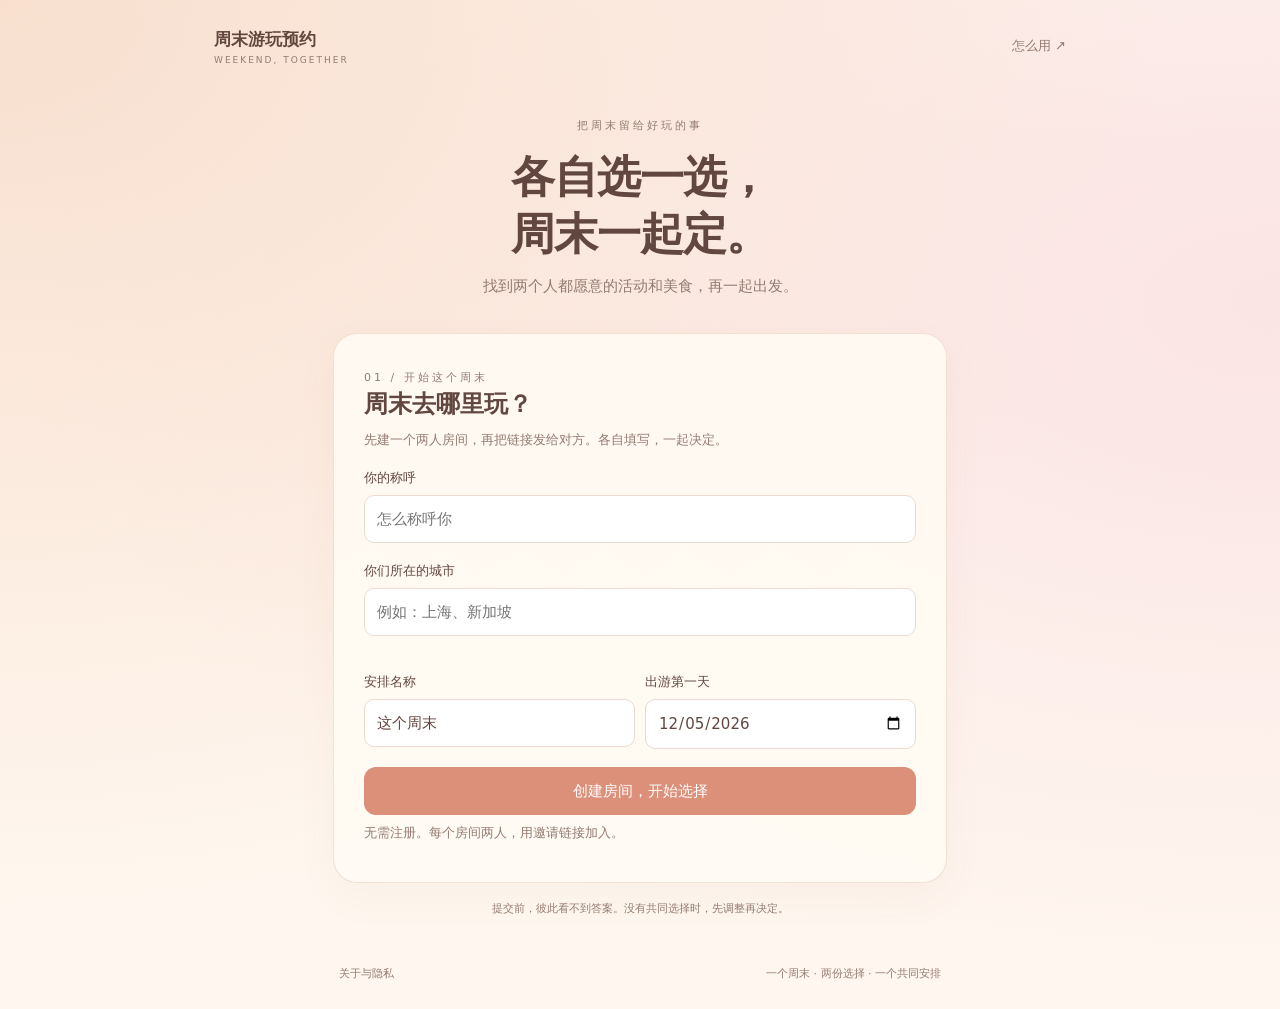
<file: index.html>
<!doctype html>
<html lang="zh-CN"><head>
<meta charset="utf-8"><meta name="viewport" content="width=device-width,initial-scale=1">
<meta name="description" content="双方独立选择，匹配共同活动和美食，让周末安排轻松一点。">
<meta name="referrer" content="no-referrer"><title>周末游玩预约 · 一起选，一起定</title>
<link rel="stylesheet" href="./style.css"></head><body>
<header class="site-head"><a class="brand" href="./index.html">周末游玩预约<span>WEEKEND, TOGETHER</span></a><a class="help" href="./guide.html">怎么用 ↗</a></header>
<main><div class="intro"><span class="eyebrow">把周末留给好玩的事</span><h1>各自选一选，<br>周末一起定。</h1><p>找到两个人都愿意的活动和美食，再一起出发。</p></div>
<div id="roomBar" class="room-bar" hidden></div><nav id="progress" class="progress" aria-label="填写进度" hidden></nav>
<div id="message" class="message" role="status" aria-live="polite" hidden></div><section id="screen" class="card" aria-label="周末安排"></section>
<p class="page-note">提交前，彼此看不到答案。没有共同选择时，先调整再决定。</p></main>
<footer><a href="./about.html">关于与隐私</a><span>一个周末 · 两份选择 · 一个共同安排</span></footer>
<script src="./config.js"></script><script src="./app.js"></script></body></html>
</file>
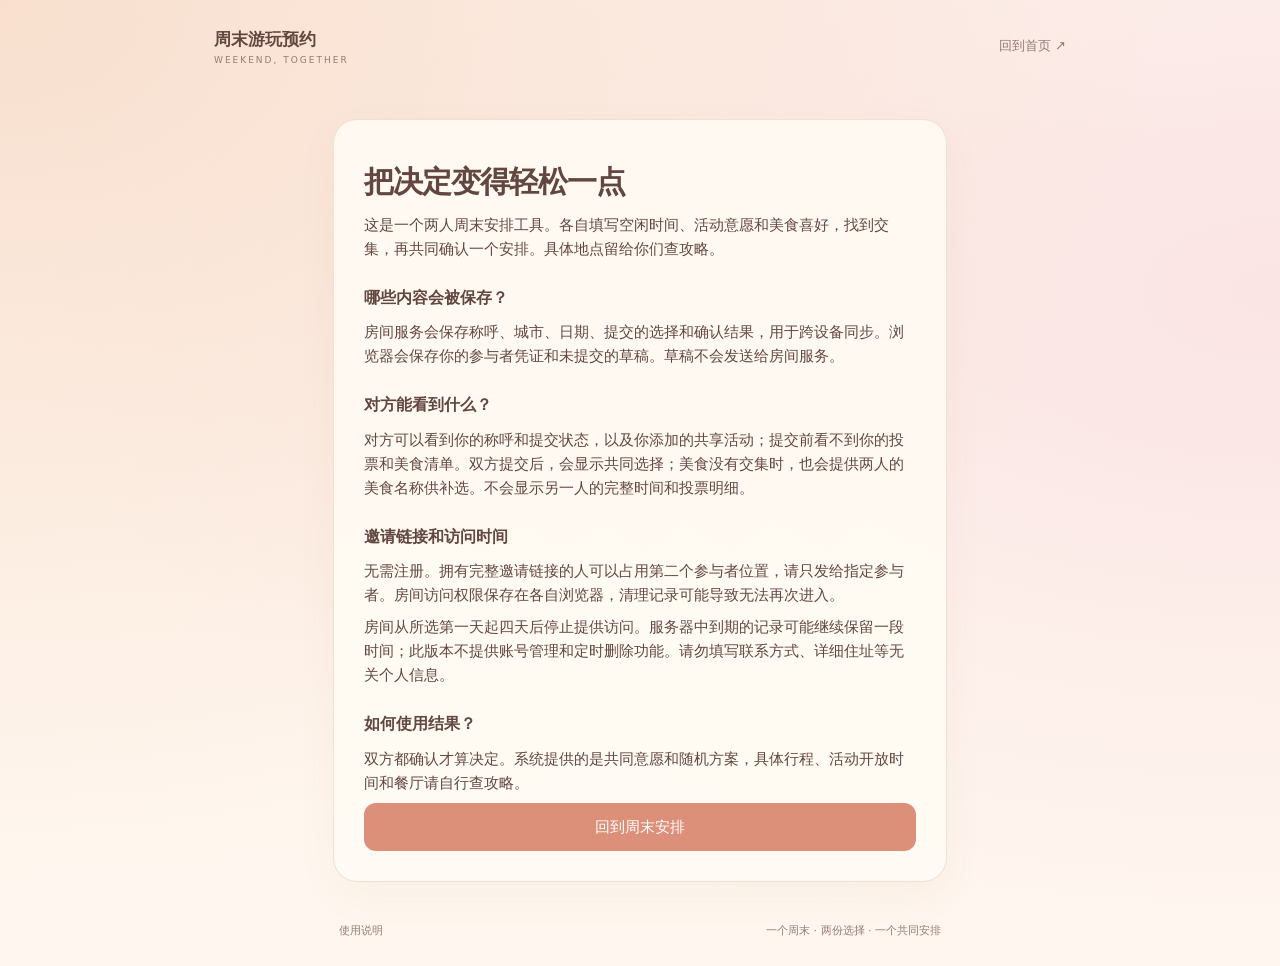
<file: about.html>
<!doctype html><html lang="zh-CN"><head><meta charset="utf-8"><meta name="viewport" content="width=device-width,initial-scale=1"><title>关于与隐私 · 周末游玩预约</title><link rel="stylesheet" href="./style.css"></head><body class="doc"><header class="site-head"><a class="brand" href="./index.html">周末游玩预约<span>WEEKEND, TOGETHER</span></a><a class="help" href="./index.html">回到首页 ↗</a></header><main><section class="card"><h1>把决定变得轻松一点</h1><p>这是一个两人周末安排工具。各自填写空闲时间、活动意愿和美食喜好，找到交集，再共同确认一个安排。具体地点留给你们查攻略。</p><h3>哪些内容会被保存？</h3><p>房间服务会保存称呼、城市、日期、提交的选择和确认结果，用于跨设备同步。浏览器会保存你的参与者凭证和未提交的草稿。草稿不会发送给房间服务。</p><h3>对方能看到什么？</h3><p>对方可以看到你的称呼和提交状态，以及你添加的共享活动；提交前看不到你的投票和美食清单。双方提交后，会显示共同选择；美食没有交集时，也会提供两人的美食名称供补选。不会显示另一人的完整时间和投票明细。</p><h3>邀请链接和访问时间</h3><p>无需注册。拥有完整邀请链接的人可以占用第二个参与者位置，请只发给指定参与者。房间访问权限保存在各自浏览器，清理记录可能导致无法再次进入。</p><p>房间从所选第一天起四天后停止提供访问。服务器中到期的记录可能继续保留一段时间；此版本不提供账号管理和定时删除功能。请勿填写联系方式、详细住址等无关个人信息。</p><h3>如何使用结果？</h3><p>双方都确认才算决定。系统提供的是共同意愿和随机方案，具体行程、活动开放时间和餐厅请自行查攻略。</p><a class="button full" href="./index.html">回到周末安排</a></section></main><footer><a href="./guide.html">使用说明</a><span>一个周末 · 两份选择 · 一个共同安排</span></footer></body></html>
</file>
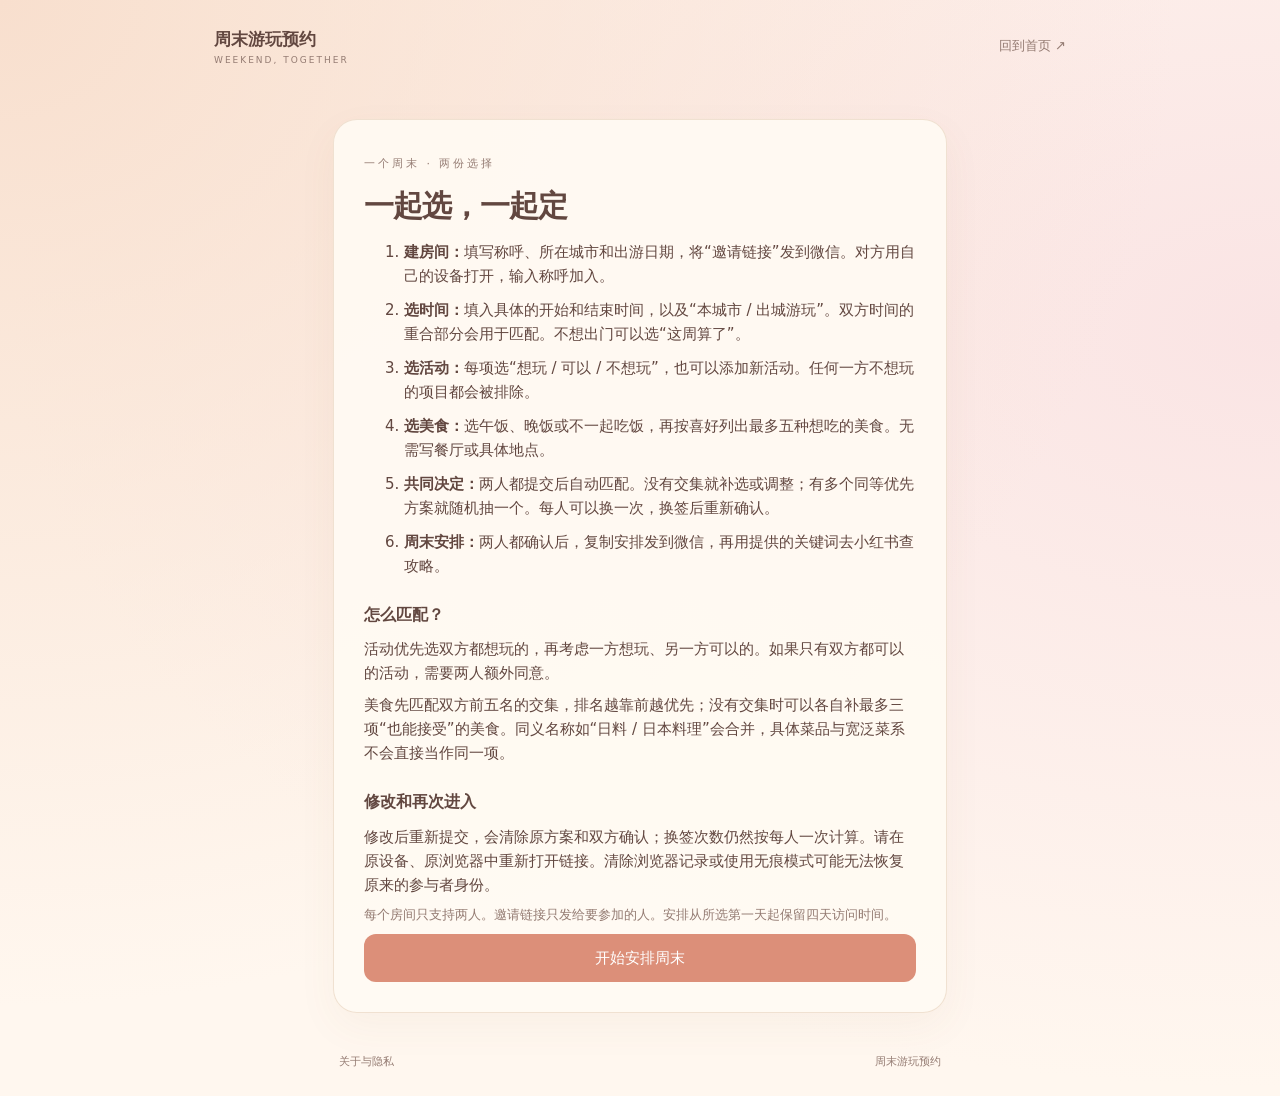
<file: guide.html>
<!doctype html><html lang="zh-CN"><head><meta charset="utf-8"><meta name="viewport" content="width=device-width,initial-scale=1"><title>怎么用 · 周末游玩预约</title><link rel="stylesheet" href="./style.css"></head><body class="doc"><header class="site-head"><a class="brand" href="./index.html">周末游玩预约<span>WEEKEND, TOGETHER</span></a><a class="help" href="./index.html">回到首页 ↗</a></header><main><section class="card"><span class="eyebrow">一个周末 · 两份选择</span><h1>一起选，一起定</h1><ol><li><strong>建房间：</strong>填写称呼、所在城市和出游日期，将“邀请链接”发到微信。对方用自己的设备打开，输入称呼加入。</li><li><strong>选时间：</strong>填入具体的开始和结束时间，以及“本城市 / 出城游玩”。双方时间的重合部分会用于匹配。不想出门可以选“这周算了”。</li><li><strong>选活动：</strong>每项选“想玩 / 可以 / 不想玩”，也可以添加新活动。任何一方不想玩的项目都会被排除。</li><li><strong>选美食：</strong>选午饭、晚饭或不一起吃饭，再按喜好列出最多五种想吃的美食。无需写餐厅或具体地点。</li><li><strong>共同决定：</strong>两人都提交后自动匹配。没有交集就补选或调整；有多个同等优先方案就随机抽一个。每人可以换一次，换签后重新确认。</li><li><strong>周末安排：</strong>两人都确认后，复制安排发到微信，再用提供的关键词去小红书查攻略。</li></ol><h3>怎么匹配？</h3><p>活动优先选双方都想玩的，再考虑一方想玩、另一方可以的。如果只有双方都可以的活动，需要两人额外同意。</p><p>美食先匹配双方前五名的交集，排名越靠前越优先；没有交集时可以各自补最多三项“也能接受”的美食。同义名称如“日料 / 日本料理”会合并，具体菜品与宽泛菜系不会直接当作同一项。</p><h3>修改和再次进入</h3><p>修改后重新提交，会清除原方案和双方确认；换签次数仍然按每人一次计算。请在原设备、原浏览器中重新打开链接。清除浏览器记录或使用无痕模式可能无法恢复原来的参与者身份。</p><p class="hint">每个房间只支持两人。邀请链接只发给要参加的人。安排从所选第一天起保留四天访问时间。</p><a class="button full" href="./index.html">开始安排周末</a></section></main><footer><a href="./about.html">关于与隐私</a><span>周末游玩预约</span></footer></body></html>
</file>
<file: style.css>
@charset "UTF-8";
.copy-feedback{display:inline-block;margin-left:10px;color:#657d62;font-size:12px;font-weight:550}.time-fields input{max-width:100%;min-height:46px}
:root{--ink:#624740;--muted:#947b72;--accent:#dc8f79;--accent-dark:#b96c58;--paper:#fffaf5;--line:#ecdace;--green:#657d62;--wash:#f6eadd}
*{box-sizing:border-box}body{margin:0;color:var(--ink);font:15px/1.6 system-ui,-apple-system,BlinkMacSystemFont,'Segoe UI',sans-serif;background:radial-gradient(ellipse at 0 0,#f8dfce,transparent 65%),radial-gradient(ellipse at 100% 30%,#fae4e4,transparent 70%),#fff7ef;min-height:100vh}button,input,select,textarea{font:inherit}button,a,input{touch-action:manipulation}button{cursor:pointer}a{color:inherit}button:disabled{cursor:not-allowed;opacity:.55}button:focus-visible,a:focus-visible,input:focus-visible{outline:2px solid var(--accent-dark);outline-offset:3px}[hidden]{display:none!important}.site-head{max-width:900px;margin:auto;padding:26px 24px;display:flex;justify-content:space-between;align-items:center}.brand{text-decoration:none;font-weight:650;font-size:17px}.brand span{display:block;letter-spacing:2px;font-size:9px;font-weight:500;color:var(--muted)}.help{font-size:13px;text-decoration:none;color:var(--muted)}main{max-width:650px;margin:0 auto;padding:0 18px 40px}.intro{text-align:center;padding:18px 0 27px}.eyebrow{font-size:11px;letter-spacing:3px;color:var(--muted)}h1{font-size:clamp(32px,7vw,44px);line-height:1.3;letter-spacing:-1px;font-weight:650;margin:12px 0}h2{font-size:24px;line-height:1.4;margin:0 0 8px;font-weight:620}h3{font-size:16px;margin:24px 0 10px}p{margin:8px 0}.intro p,.muted,.hint{color:var(--muted)}.hint{font-size:13px}.card{padding:30px;background:rgba(255,250,243,.95);border:1px solid rgba(237,219,200,.8);border-radius:24px;box-shadow:0 14px 40px #8c5c3b0d}.room-bar{display:flex;gap:8px;align-items:center;justify-content:space-between;background:#fff8edb3;border:1px solid var(--line);border-radius:14px;padding:12px 15px;margin-bottom:16px;font-size:13px}.room-bar small{display:block;color:var(--muted)}.progress{display:flex;align-items:center;justify-content:space-between;margin:4px 3px 20px;gap:8px}.progress button{background:none;border:0;color:var(--muted);padding:0;text-align:center;font-size:11px}.progress b{display:grid;place-items:center;border:1px solid #dcb9a6;border-radius:50%;width:28px;height:28px;margin:0 auto 4px;font-size:12px}.progress .active b{color:#fff;background:var(--accent);border-color:var(--accent)}.progress .active{color:var(--ink)}.field{display:block;margin:18px 0}.field span{display:block;font-size:13px;margin-bottom:6px}.field input,input.text{width:100%;background:white;border:1px solid var(--line);border-radius:10px;padding:11px 12px;color:var(--ink);min-width:0}.grid2{display:grid;grid-template-columns:1fr 1fr;gap:10px}.row{display:flex;gap:10px;align-items:center}.row>input{flex:1;min-width:0}.button,.small-button{border:0;border-radius:12px;padding:12px 16px;background:var(--accent);color:white;text-decoration:none;display:inline-flex;align-items:center;justify-content:center;gap:6px;font-weight:550}.small-button{font-size:12px;padding:8px 12px;border-radius:9px;white-space:nowrap}.secondary{background:transparent;color:var(--ink);border:1px solid #d6b4a2}.quiet{background:transparent;color:var(--muted);padding:6px;border:0;font-size:13px}.full{width:100%}.actions{display:flex;gap:10px;margin-top:25px}.actions>.button:last-child{flex:1}.split-line{border:0;border-top:1px solid var(--line);margin:25px 0}.choice{display:flex;align-items:center;gap:8px;padding:13px 12px;background:#fffdf9;border:1px solid var(--line);border-radius:12px;cursor:pointer;font-size:14px}.choice:has(input:checked){border-color:var(--accent);background:#fae8da}.choice input{accent-color:var(--accent-dark);width:16px;height:16px;flex-shrink:0}.option-grid{display:grid;grid-template-columns:1fr 1fr;gap:9px}.activity{display:flex;align-items:center;justify-content:space-between;gap:10px;padding:12px 0;border-bottom:1px solid var(--line)}.activity-label{font-size:14px;display:flex;align-items:center;gap:8px}.activity-icon{font-size:20px}.vote-group{display:flex;gap:5px;flex-shrink:0}.vote{border:1px solid var(--line);padding:6px 8px;border-radius:8px;background:transparent;color:var(--muted);font-size:12px}.vote[aria-pressed=true]{background:var(--accent);color:white;border-color:var(--accent)}.vote[data-vote="-1"][aria-pressed=true]{background:#918b83;border-color:#918b83}.tag-list{display:flex;flex-wrap:wrap;gap:7px;margin:12px 0}.tag{border:1px solid var(--line);border-radius:100px;padding:6px 11px;background:white;color:var(--ink);font-size:12px}.rank-list{list-style:none;padding:0;margin:15px 0}.rank-item{display:flex;align-items:center;gap:10px;padding:10px;border:1px solid var(--line);background:#fffdf9;border-radius:10px;margin:8px 0}.rank-item strong{width:24px;height:24px;border-radius:50%;background:var(--wash);display:grid;place-items:center;font-size:12px}.rank-item span{flex:1;overflow-wrap:anywhere}.rank-item button{border:0;background:transparent;color:var(--muted);padding:3px 5px;font-size:13px}.status-card{padding:14px 16px;border-radius:14px;border:1px solid var(--line);background:#fffdf9;margin:12px 0}.status-card strong{font-weight:550}.status-card small{display:block;color:var(--muted)}.status-grid{display:grid;grid-template-columns:1fr 1fr;gap:10px;margin-top:20px}.status-grid .status-card{margin:0}.status-card.ready{border-color:#bdcdb3;background:#f1f5e9}.pill{font-size:12px;background:#f6ebdf;padding:4px 9px;border-radius:40px;margin:3px;display:inline-block}.plan{border:1px solid #dcb9a2;background:linear-gradient(145deg,#fff5e7,#fffdf8);border-radius:18px;padding:22px;margin:20px 0}.plan-eyebrow{color:var(--accent-dark);font-size:11px;letter-spacing:2px}.plan h3{font-size:26px;line-height:1.4;margin:10px 0}.plan-line{padding:8px 0;border-bottom:1px dashed var(--line);display:flex;justify-content:space-between;gap:12px;font-size:14px}.plan-line span{color:var(--muted)}.plan-line strong{text-align:right;font-weight:550}.plan-reason{font-size:12px;color:var(--green);padding-top:10px}.message{padding:12px 16px;border:1px solid #e3bb9e;border-radius:12px;margin:12px 0;background:#fff0dd;font-size:13px}.page-note{text-align:center;font-size:11px;color:var(--muted);margin-top:17px}footer{max-width:650px;margin:0 auto;padding:0 24px 26px;display:flex;justify-content:space-between;color:var(--muted);font-size:11px;gap:12px}footer a{text-decoration:none}.summary-box{white-space:pre-wrap;background:#fff;border:1px solid var(--line);border-radius:12px;padding:16px;font-size:14px;margin:15px 0;overflow-wrap:anywhere}.invite-box{margin:15px 0}.invite-box input{font-size:12px;margin-top:8px}.loading{text-align:center;padding:40px 10px;color:var(--muted)}.doc main{padding-top:25px}.doc h1{font-size:30px}.doc li{margin:10px 0}.empty{font-size:13px;color:var(--muted);text-align:center;border:1px dashed var(--line);padding:16px;border-radius:12px}
@media(max-width:520px){.site-head{padding:20px}.card{padding:22px 18px}.intro{padding:12px 0 24px}.intro p{font-size:13px}.activity{gap:7px}.vote{padding:6px;font-size:11px}.activity-label{font-size:13px}.activity-icon{font-size:18px}.status-grid{grid-template-columns:1fr 1fr}.plan{padding:17px}.plan h3{font-size:23px}footer{flex-direction:column;text-align:center;gap:5px}.room-bar{font-size:12px}.progress button{font-size:10px}.grid2{grid-template-columns:1fr}.option-grid{gap:8px}.choice{font-size:13px;padding:11px 9px}}
</file>
